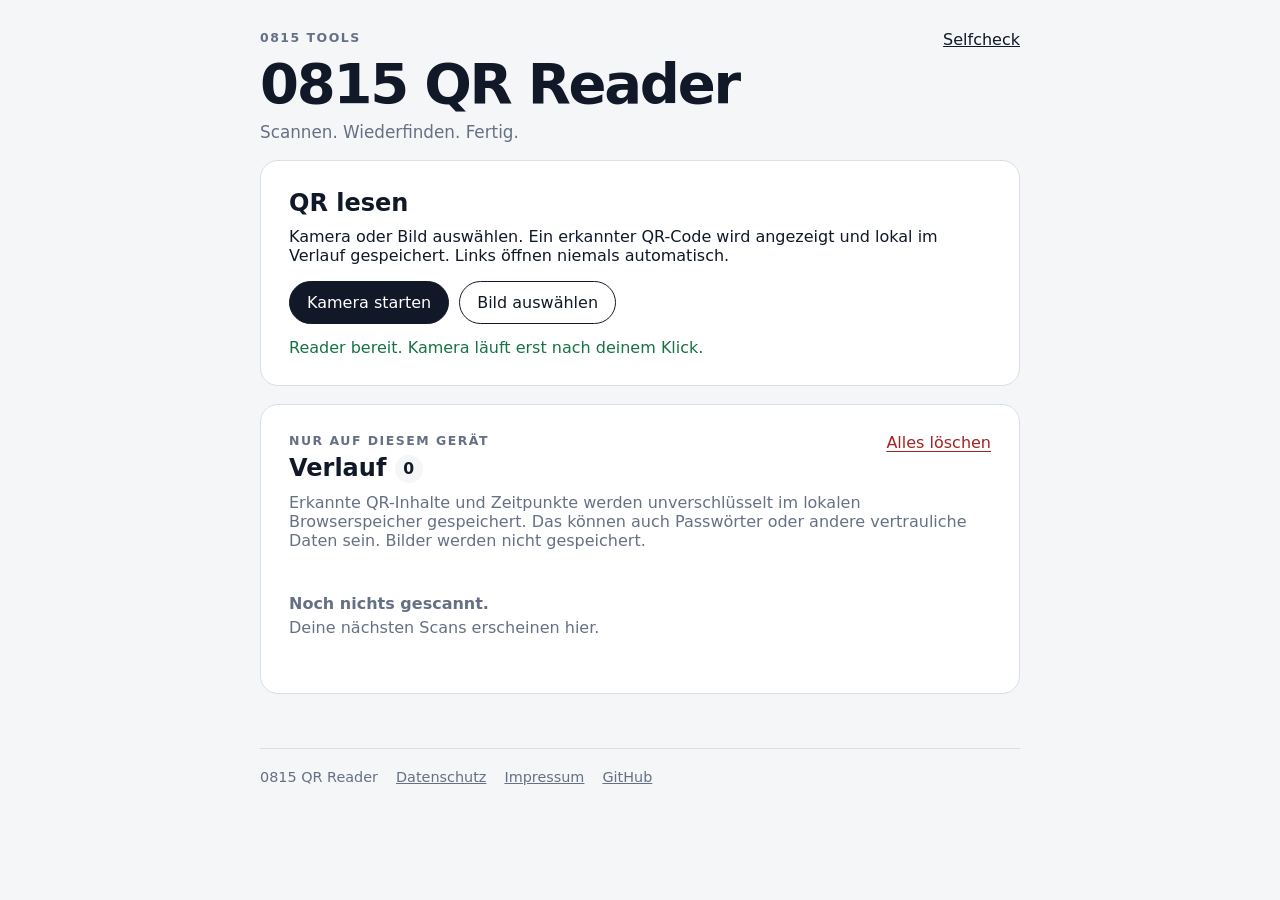
<file: index.html>
<!doctype html>
<html lang="de">
<head>
  <meta charset="utf-8">
  <meta name="viewport" content="width=device-width,initial-scale=1,viewport-fit=cover">
  <meta name="description" content="QR-Codes lokal scannen und später wiederfinden. Keine Cookies, kein Tracking, keine Cloud-History.">
  <meta name="theme-color" content="#111827">
  <title>0815 QR Reader</title>
  <meta property="og:type" content="website">
  <meta property="og:locale" content="de_DE">
  <meta property="og:site_name" content="0815 Tools">
  <meta property="og:title" content="0815 QR Reader">
  <meta property="og:description" content="QR-Codes mit Kamera oder Bild scannen und lokal wiederfinden. Ohne Cookies, Tracking oder Cloud-Verlauf.">
  <meta property="og:image" content="https://blame76.com/0815/qr-code-reader/assets/og-1200x630.jpg">
  <meta property="og:image:type" content="image/jpeg">
  <meta property="og:image:width" content="1200">
  <meta property="og:image:height" content="630">
  <meta property="og:image:alt" content="Bunte Illustration mit zwei Figuren und mehreren QR-Codes">
  <meta name="twitter:card" content="summary_large_image">
  <meta name="twitter:title" content="0815 QR Reader">
  <meta name="twitter:description" content="QR-Codes mit Kamera oder Bild scannen und lokal wiederfinden. Ohne Cookies, Tracking oder Cloud-Verlauf.">
  <meta name="twitter:image" content="https://blame76.com/0815/qr-code-reader/assets/social-1280x720.jpg">
  <meta name="twitter:image:alt" content="Bunte Illustration mit zwei Figuren und mehreren QR-Codes">
  <link rel="stylesheet" href="assets/app.css">
</head>
<body>
  <header class="site-header">
    <div>
      <p class="eyebrow">0815 Tools</p>
      <h1>0815 QR Reader</h1>
      <p class="lede">Scannen. Wiederfinden. Fertig.</p>
    </div>
    <a class="quiet-link" href="selfcheck.html">Selfcheck</a>
  </header>

  <main>
    <section class="card intro-card">
      <h2>QR lesen</h2>
      <p>Kamera oder Bild auswählen. Ein erkannter QR-Code wird angezeigt und lokal im Verlauf gespeichert. Links öffnen niemals automatisch.</p>
      <div class="button-row">
        <button id="start-camera" class="button primary" type="button">Kamera starten</button>
        <label class="button secondary" for="image-file">Bild auswählen</label>
        <input id="image-file" class="visually-hidden" type="file" accept="image/*" capture="environment">
      </div>
      <p id="reader-support" class="status" role="status"></p>
    </section>

    <section id="camera-card" class="card camera-card" hidden>
      <div class="camera-frame">
        <video id="camera-video" playsinline muted></video>
        <div class="scan-frame" aria-hidden="true"></div>
      </div>
      <button id="stop-camera" class="button secondary full" type="button">Kamera stoppen</button>
    </section>

    <section id="scan-result" class="card result-card" hidden>
      <p class="eyebrow">Gefunden</p>
      <h2 id="result-type">QR-Code</h2>
      <p id="result-label" class="result-label"></p>
      <pre id="result-value" class="result-value"></pre>
      <div class="button-row">
        <button id="result-open" class="button primary" type="button" hidden>Öffnen</button>
        <button id="result-copy" class="button secondary" type="button">Kopieren</button>
      </div>
    </section>

    <section class="history-section" aria-labelledby="history-title">
      <div class="section-head">
        <div>
          <p class="eyebrow">Nur auf diesem Gerät</p>
          <h2 id="history-title">Verlauf <span id="history-count" class="badge">0</span></h2>
        </div>
        <button id="clear-history" class="text-button danger" type="button">Alles löschen</button>
      </div>
      <p class="muted">Erkannte QR-Inhalte und Zeitpunkte werden unverschlüsselt im lokalen Browserspeicher gespeichert. Das können auch Passwörter oder andere vertrauliche Daten sein. Bilder werden nicht gespeichert.</p>
      <div id="history-empty" class="empty-state">
        <strong>Noch nichts gescannt.</strong>
        <span>Deine nächsten Scans erscheinen hier.</span>
      </div>
      <div id="history-list" class="history-list"></div>
    </section>
  </main>

  <footer>
    <span>0815 QR Reader</span>
    <a href="datenschutz.html">Datenschutz</a>
    <a href="impressum.html">Impressum</a>
    <a href="https://github.com/blame76/qr-reader" rel="noreferrer">GitHub</a>
  </footer>

  <script src="assets/vendor/jsQR-1.4.0.js"></script>
  <script src="assets/app.js"></script>
</body>
</html>
</file>
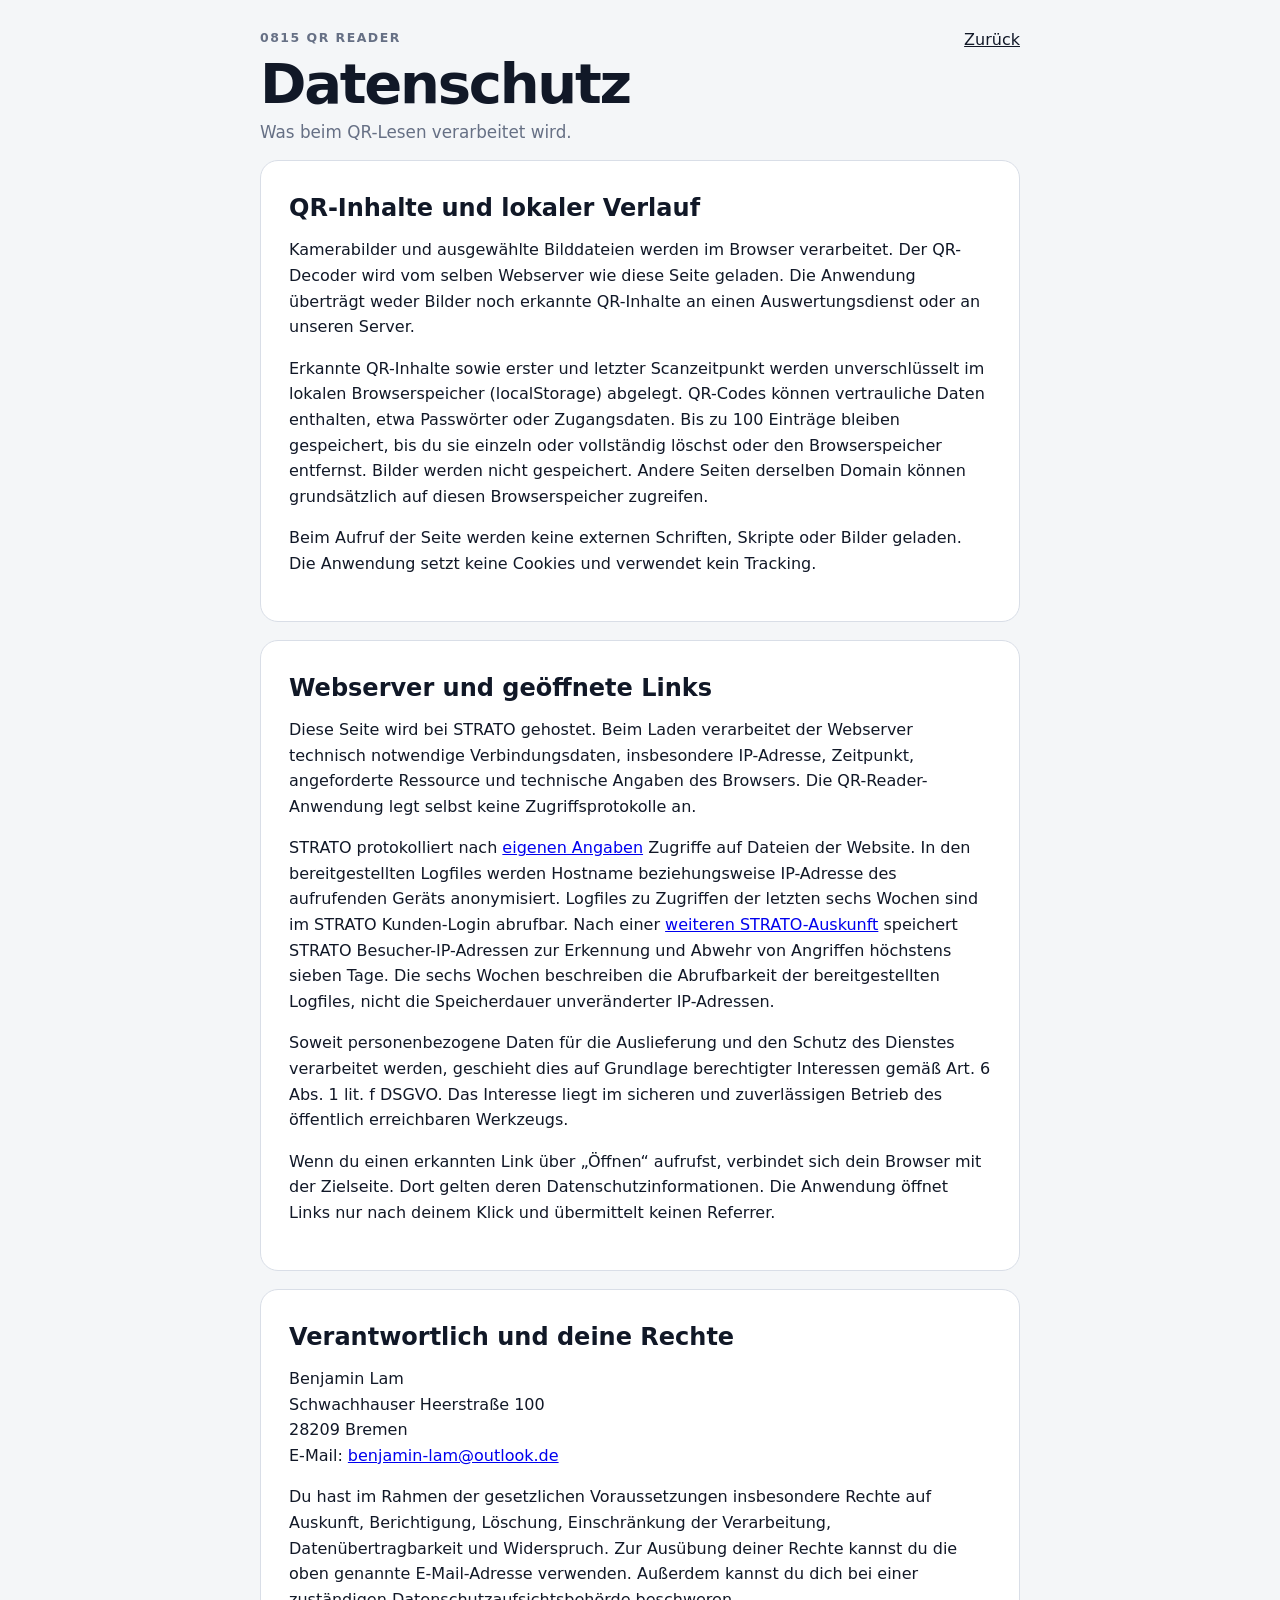
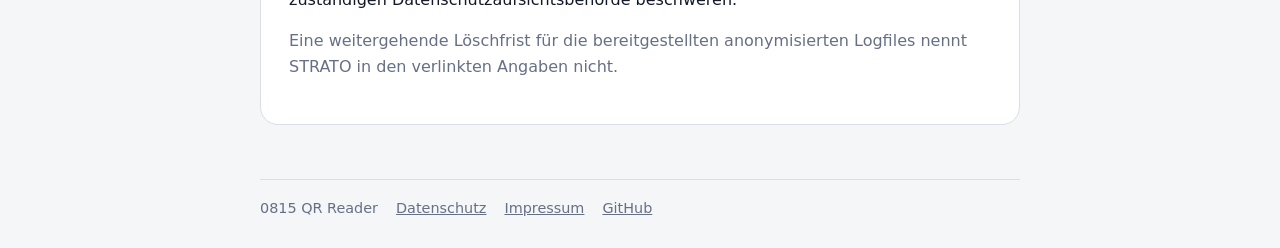
<file: datenschutz.html>
<!doctype html>
<html lang="de">
<head>
  <meta charset="utf-8">
  <meta name="viewport" content="width=device-width,initial-scale=1">
  <meta name="robots" content="noindex">
  <title>Datenschutz · 0815 QR Reader</title>
  <link rel="stylesheet" href="assets/app.css">
</head>
<body>
  <header class="site-header">
    <div>
      <p class="eyebrow">0815 QR Reader</p>
      <h1>Datenschutz</h1>
      <p class="lede">Was beim QR-Lesen verarbeitet wird.</p>
    </div>
    <a class="quiet-link" href="index.html">Zurück</a>
  </header>
  <main class="legal-page">
    <section class="card">
      <h2>QR-Inhalte und lokaler Verlauf</h2>
      <p>Kamerabilder und ausgewählte Bilddateien werden im Browser verarbeitet. Der QR-Decoder wird vom selben Webserver wie diese Seite geladen. Die Anwendung überträgt weder Bilder noch erkannte QR-Inhalte an einen Auswertungsdienst oder an unseren Server.</p>
      <p>Erkannte QR-Inhalte sowie erster und letzter Scanzeitpunkt werden unverschlüsselt im lokalen Browserspeicher (localStorage) abgelegt. QR-Codes können vertrauliche Daten enthalten, etwa Passwörter oder Zugangsdaten. Bis zu 100 Einträge bleiben gespeichert, bis du sie einzeln oder vollständig löschst oder den Browserspeicher entfernst. Bilder werden nicht gespeichert. Andere Seiten derselben Domain können grundsätzlich auf diesen Browserspeicher zugreifen.</p>
      <p>Beim Aufruf der Seite werden keine externen Schriften, Skripte oder Bilder geladen. Die Anwendung setzt keine Cookies und verwendet kein Tracking.</p>
    </section>
    <section class="card">
      <h2>Webserver und geöffnete Links</h2>
      <p>Diese Seite wird bei STRATO gehostet. Beim Laden verarbeitet der Webserver technisch notwendige Verbindungsdaten, insbesondere IP-Adresse, Zeitpunkt, angeforderte Ressource und technische Angaben des Browsers. Die QR-Reader-Anwendung legt selbst keine Zugriffsprotokolle an.</p>
      <p>STRATO protokolliert nach <a href="https://www.strato.de/faq/hosting/so-erfahren-sie-wie-oft-ihre-internet-seiten-besucht-worden-sind/" rel="noreferrer">eigenen Angaben</a> Zugriffe auf Dateien der Website. In den bereitgestellten Logfiles werden Hostname beziehungsweise IP-Adresse des aufrufenden Geräts anonymisiert. Logfiles zu Zugriffen der letzten sechs Wochen sind im STRATO Kunden-Login abrufbar. Nach einer <a href="https://www.strato.de/faq/vertrag/fragen-zur-auftragsverarbeitungsvertrag-avv-und-der-neuen-eu-datenschutzgrundverordnung-dsgvo/" rel="noreferrer">weiteren STRATO-Auskunft</a> speichert STRATO Besucher-IP-Adressen zur Erkennung und Abwehr von Angriffen höchstens sieben Tage. Die sechs Wochen beschreiben die Abrufbarkeit der bereitgestellten Logfiles, nicht die Speicherdauer unveränderter IP-Adressen.</p>
      <p>Soweit personenbezogene Daten für die Auslieferung und den Schutz des Dienstes verarbeitet werden, geschieht dies auf Grundlage berechtigter Interessen gemäß Art. 6 Abs. 1 lit. f DSGVO. Das Interesse liegt im sicheren und zuverlässigen Betrieb des öffentlich erreichbaren Werkzeugs.</p>
      <p>Wenn du einen erkannten Link über „Öffnen“ aufrufst, verbindet sich dein Browser mit der Zielseite. Dort gelten deren Datenschutzinformationen. Die Anwendung öffnet Links nur nach deinem Klick und übermittelt keinen Referrer.</p>
    </section>
    <section class="card">
      <h2>Verantwortlich und deine Rechte</h2>
      <p>Benjamin Lam<br>Schwachhauser Heerstraße 100<br>28209 Bremen<br>E-Mail: <a href="mailto:benjamin-lam@outlook.de">benjamin-lam@outlook.de</a></p>
      <p>Du hast im Rahmen der gesetzlichen Voraussetzungen insbesondere Rechte auf Auskunft, Berichtigung, Löschung, Einschränkung der Verarbeitung, Datenübertragbarkeit und Widerspruch. Zur Ausübung deiner Rechte kannst du die oben genannte E-Mail-Adresse verwenden. Außerdem kannst du dich bei einer zuständigen Datenschutzaufsichtsbehörde beschweren.</p>
      <p class="muted">Eine weitergehende Löschfrist für die bereitgestellten anonymisierten Logfiles nennt STRATO in den verlinkten Angaben nicht.</p>
    </section>
  </main>
  <footer>
    <span>0815 QR Reader</span>
    <a href="datenschutz.html">Datenschutz</a>
    <a href="impressum.html">Impressum</a>
    <a href="https://github.com/blame76/image-prep" rel="noreferrer">GitHub</a>
  </footer>
</body>
</html>
</file>
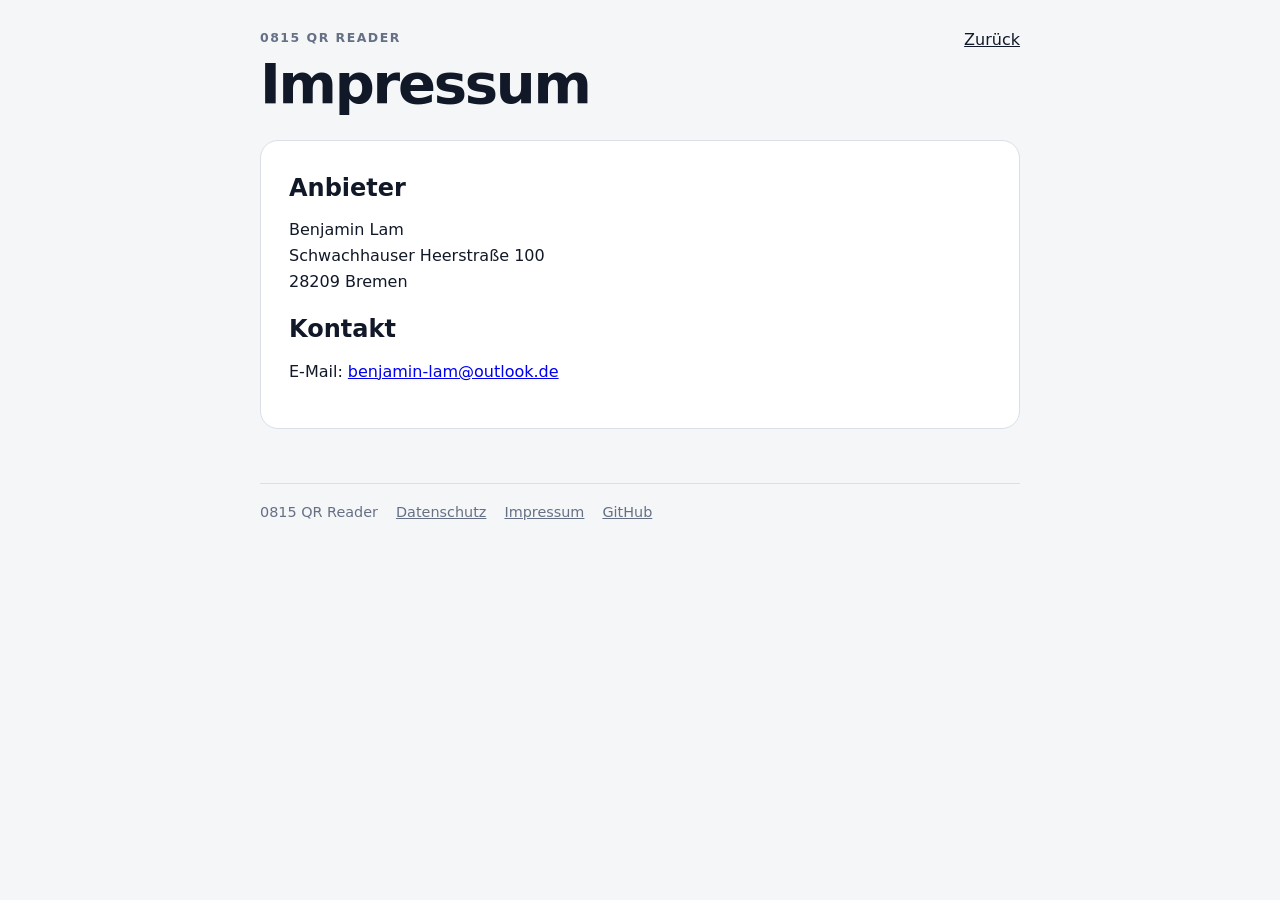
<file: impressum.html>
<!doctype html>
<html lang="de">
<head>
  <meta charset="utf-8">
  <meta name="viewport" content="width=device-width,initial-scale=1">
  <meta name="robots" content="noindex">
  <title>Impressum · 0815 QR Reader</title>
  <link rel="stylesheet" href="assets/app.css">
</head>
<body>
  <header class="site-header">
    <div>
      <p class="eyebrow">0815 QR Reader</p>
      <h1>Impressum</h1>
    </div>
    <a class="quiet-link" href="index.html">Zurück</a>
  </header>
  <main class="legal-page">
    <section class="card">
      <h2>Anbieter</h2>
      <p>Benjamin Lam<br>Schwachhauser Heerstraße 100<br>28209 Bremen</p>
      <h2>Kontakt</h2>
      <p>E-Mail: <a href="mailto:benjamin-lam@outlook.de">benjamin-lam@outlook.de</a></p>
    </section>
  </main>
  <footer>
    <span>0815 QR Reader</span>
    <a href="datenschutz.html">Datenschutz</a>
    <a href="impressum.html">Impressum</a>
    <a href="https://github.com/blame76/image-prep" rel="noreferrer">GitHub</a>
  </footer>
</body>
</html>
</file>
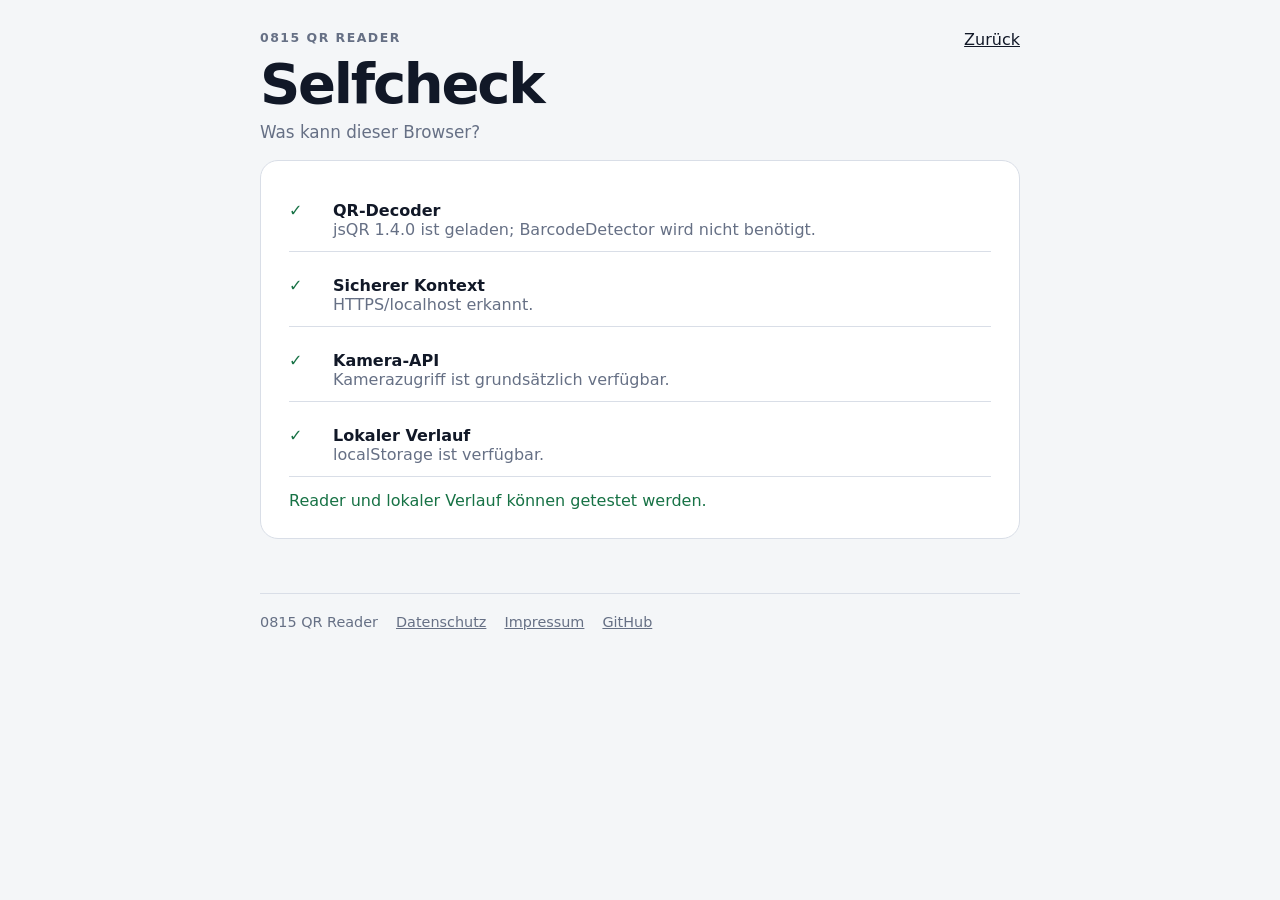
<file: selfcheck.html>
<!doctype html>
<html lang="de">
<head>
  <meta charset="utf-8">
  <meta name="viewport" content="width=device-width,initial-scale=1">
  <title>Selfcheck · 0815 QR Reader</title>
  <link rel="stylesheet" href="assets/app.css">
</head>
<body>
  <header class="site-header">
    <div><p class="eyebrow">0815 QR Reader</p><h1>Selfcheck</h1><p class="lede">Was kann dieser Browser?</p></div>
    <a class="quiet-link" href="index.html">Zurück</a>
  </header>
  <main>
    <div class="card">
      <div id="checks" class="check-list"></div>
      <p id="check-summary" class="status"></p>
    </div>
  </main>
  <footer>
    <span>0815 QR Reader</span>
    <a href="datenschutz.html">Datenschutz</a>
    <a href="impressum.html">Impressum</a>
    <a href="https://github.com/blame76/image-prep" rel="noreferrer">GitHub</a>
  </footer>
  <script src="assets/vendor/jsQR-1.4.0.js"></script>
  <script src="assets/selfcheck.js"></script>
</body>
</html>
</file>
<file: assets/app.css>
:root {
  color-scheme: light;
  --bg: #f4f6f8;
  --surface: #ffffff;
  --text: #111827;
  --muted: #667085;
  --line: #d9dee7;
  --accent: #111827;
  --danger: #a32323;
  --good: #177245;
  --radius: 18px;
  font-family: Inter, ui-sans-serif, system-ui, -apple-system, BlinkMacSystemFont, "Segoe UI", sans-serif;
}

* { box-sizing: border-box; }
html { background: var(--bg); color: var(--text); }
body { margin: 0; min-height: 100vh; }
button, input { font: inherit; }
button, a { -webkit-tap-highlight-color: transparent; }

.site-header,
main,
footer {
  width: min(760px, calc(100% - 32px));
  margin-inline: auto;
}

.site-header {
  padding: 30px 0 18px;
  display: flex;
  justify-content: space-between;
  align-items: flex-start;
  gap: 24px;
}

h1, h2, p { margin-top: 0; }
h1 { margin-bottom: 6px; font-size: clamp(2rem, 8vw, 3.5rem); letter-spacing: -0.04em; }
h2 { margin-bottom: 10px; }
.lede { margin: 0; color: var(--muted); font-size: 1.05rem; }
.eyebrow { margin-bottom: 6px; color: var(--muted); font-size: .78rem; font-weight: 800; letter-spacing: .12em; text-transform: uppercase; }
.quiet-link { color: var(--text); }

main { padding-bottom: 36px; }
.card,
.history-section {
  background: var(--surface);
  border: 1px solid var(--line);
  border-radius: var(--radius);
  padding: clamp(18px, 4vw, 28px);
  margin-bottom: 18px;
}

.button-row,
.history-actions {
  display: flex;
  flex-wrap: wrap;
  gap: 10px;
  align-items: center;
}

.button {
  border: 1px solid var(--accent);
  border-radius: 999px;
  padding: 11px 17px;
  cursor: pointer;
  text-decoration: none;
}
.button:disabled { opacity: .45; cursor: not-allowed; }
.button.primary { background: var(--accent); color: white; }
.button.secondary { background: white; color: var(--text); }
.button.small { padding: 8px 13px; font-size: .92rem; }
.button.full { width: 100%; justify-content: center; }

.status { margin: 14px 0 0; color: var(--muted); }
.status.good { color: var(--good); }
.status.bad { color: var(--danger); }
.muted { color: var(--muted); }

.camera-frame {
  position: relative;
  overflow: hidden;
  aspect-ratio: 4 / 3;
  border-radius: 14px;
  background: #0a0a0a;
  margin-bottom: 14px;
}
.camera-frame video { width: 100%; height: 100%; object-fit: cover; }
.scan-frame {
  position: absolute;
  inset: 17%;
  border: 3px solid rgba(255,255,255,.92);
  border-radius: 18px;
  box-shadow: 0 0 0 999px rgba(0,0,0,.24);
}

.result-label { color: var(--muted); margin-bottom: 8px; }
.result-value,
.history-value {
  overflow-wrap: anywhere;
  word-break: break-word;
}
.result-value {
  white-space: pre-wrap;
  padding: 14px;
  border-radius: 12px;
  background: var(--bg);
  border: 1px solid var(--line);
}

.section-head {
  display: flex;
  gap: 18px;
  justify-content: space-between;
  align-items: flex-start;
}
.badge {
  display: inline-flex;
  min-width: 1.8em;
  height: 1.8em;
  align-items: center;
  justify-content: center;
  border-radius: 999px;
  background: var(--bg);
  font-size: .65em;
  vertical-align: middle;
}

.empty-state {
  padding: 28px 0 10px;
  display: grid;
  gap: 5px;
  color: var(--muted);
}
.history-list { display: grid; gap: 12px; margin-top: 18px; }
.history-item {
  display: grid;
  grid-template-columns: minmax(0, 1fr) auto;
  gap: 18px;
  padding-top: 14px;
  border-top: 1px solid var(--line);
}
.history-body { min-width: 0; }
.history-value { margin: 5px 0; color: var(--muted); }
.history-meta { font-size: .83rem; color: var(--muted); }
.history-actions { justify-content: flex-end; }

.text-button {
  padding: 0;
  border: 0;
  background: none;
  color: var(--text);
  cursor: pointer;
  text-decoration: underline;
  text-underline-offset: 3px;
}
.text-button.danger { color: var(--danger); }

footer {
  border-top: 1px solid var(--line);
  padding: 20px 0 32px;
  display: flex;
  flex-wrap: wrap;
  gap: 10px 18px;
  color: var(--muted);
  font-size: .9rem;
}
footer a { color: inherit; }

.visually-hidden {
  position: absolute !important;
  width: 1px !important;
  height: 1px !important;
  padding: 0 !important;
  margin: -1px !important;
  overflow: hidden !important;
  clip: rect(0, 0, 0, 0) !important;
  white-space: nowrap !important;
  border: 0 !important;
}

.check-list { display: grid; gap: 12px; }
.check-row {
  display: grid;
  grid-template-columns: 32px 1fr;
  gap: 12px;
  align-items: start;
  padding: 12px 0;
  border-bottom: 1px solid var(--line);
}
.check-icon { font-weight: 900; }
.check-row.good .check-icon { color: var(--good); }
.check-row.bad .check-icon { color: var(--danger); }
.check-row.warn .check-icon { color: #995e00; }
.legal-page { line-height: 1.6; }

@media (max-width: 620px) {
  .site-header { align-items: baseline; }
  .history-item { grid-template-columns: 1fr; }
  .history-actions { justify-content: flex-start; }
  .button-row .button, .button-row label.button { flex: 1 1 auto; text-align: center; }
}
</file>
